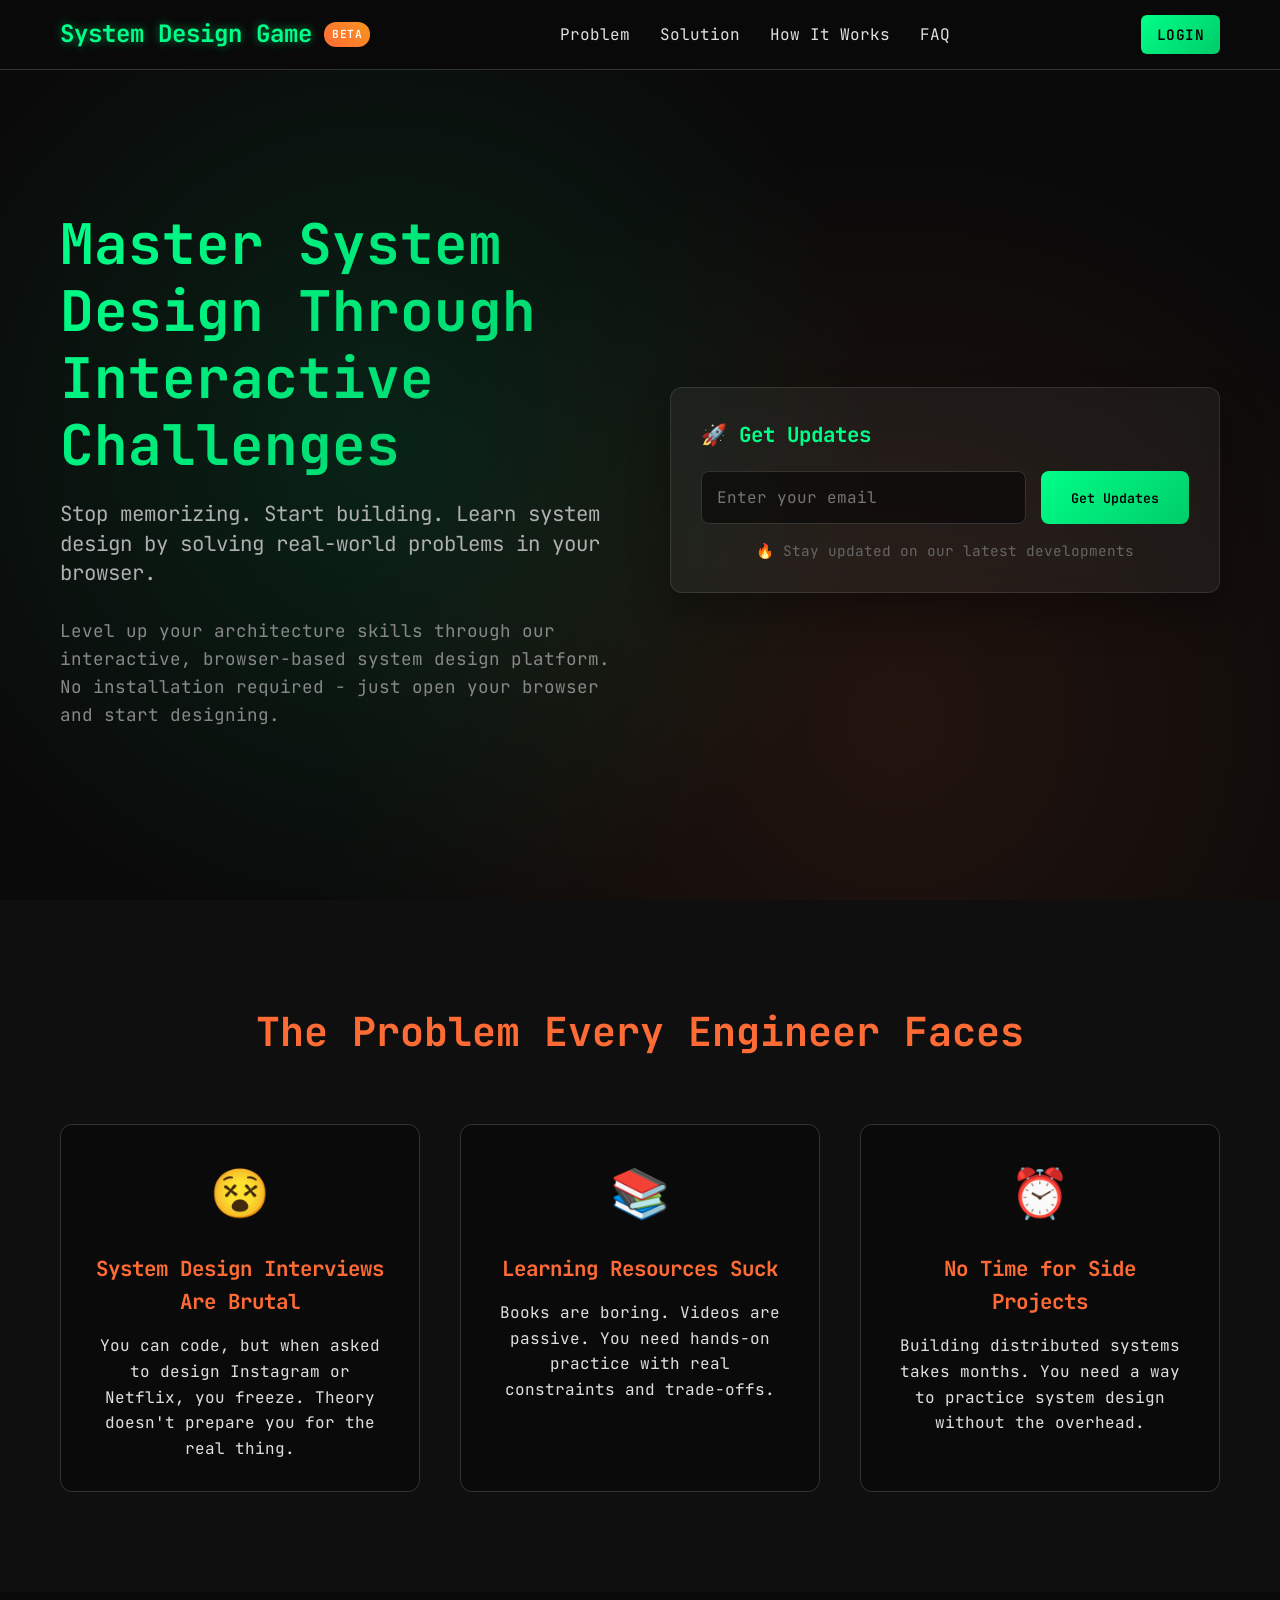
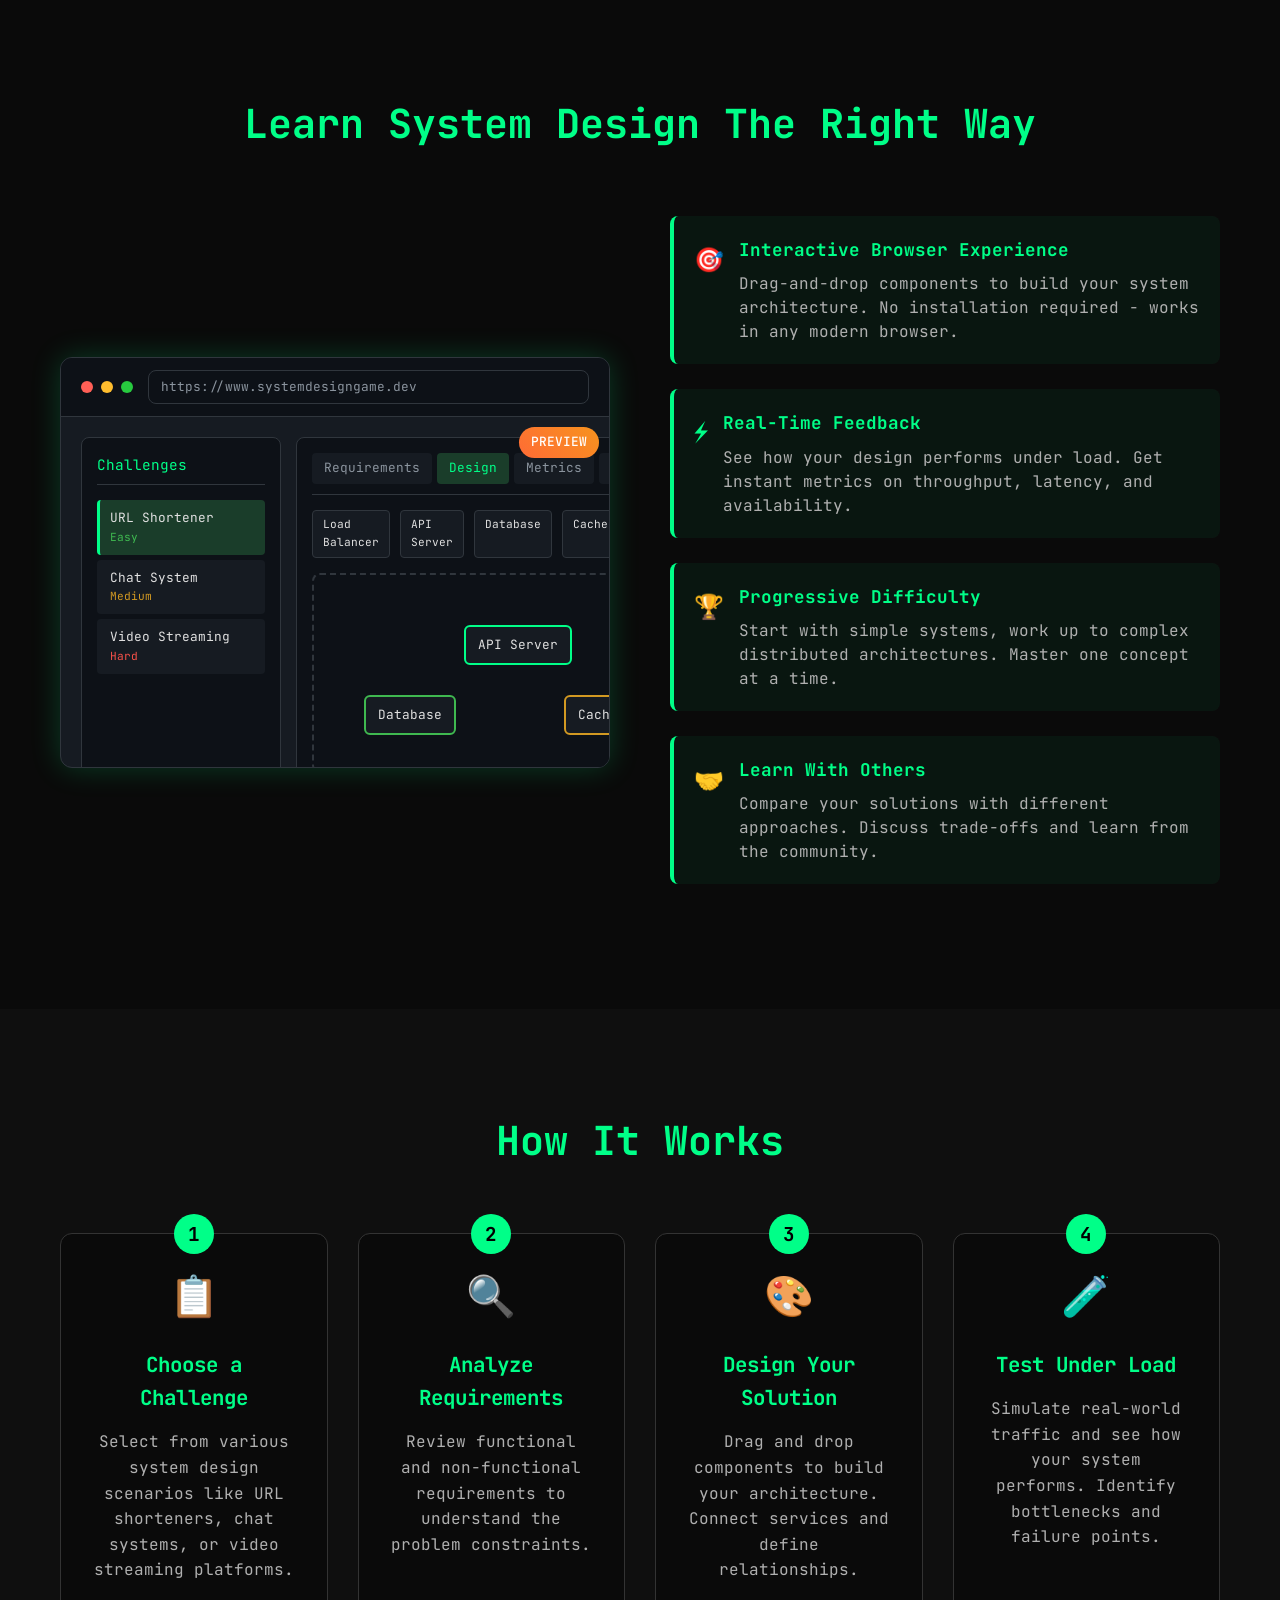
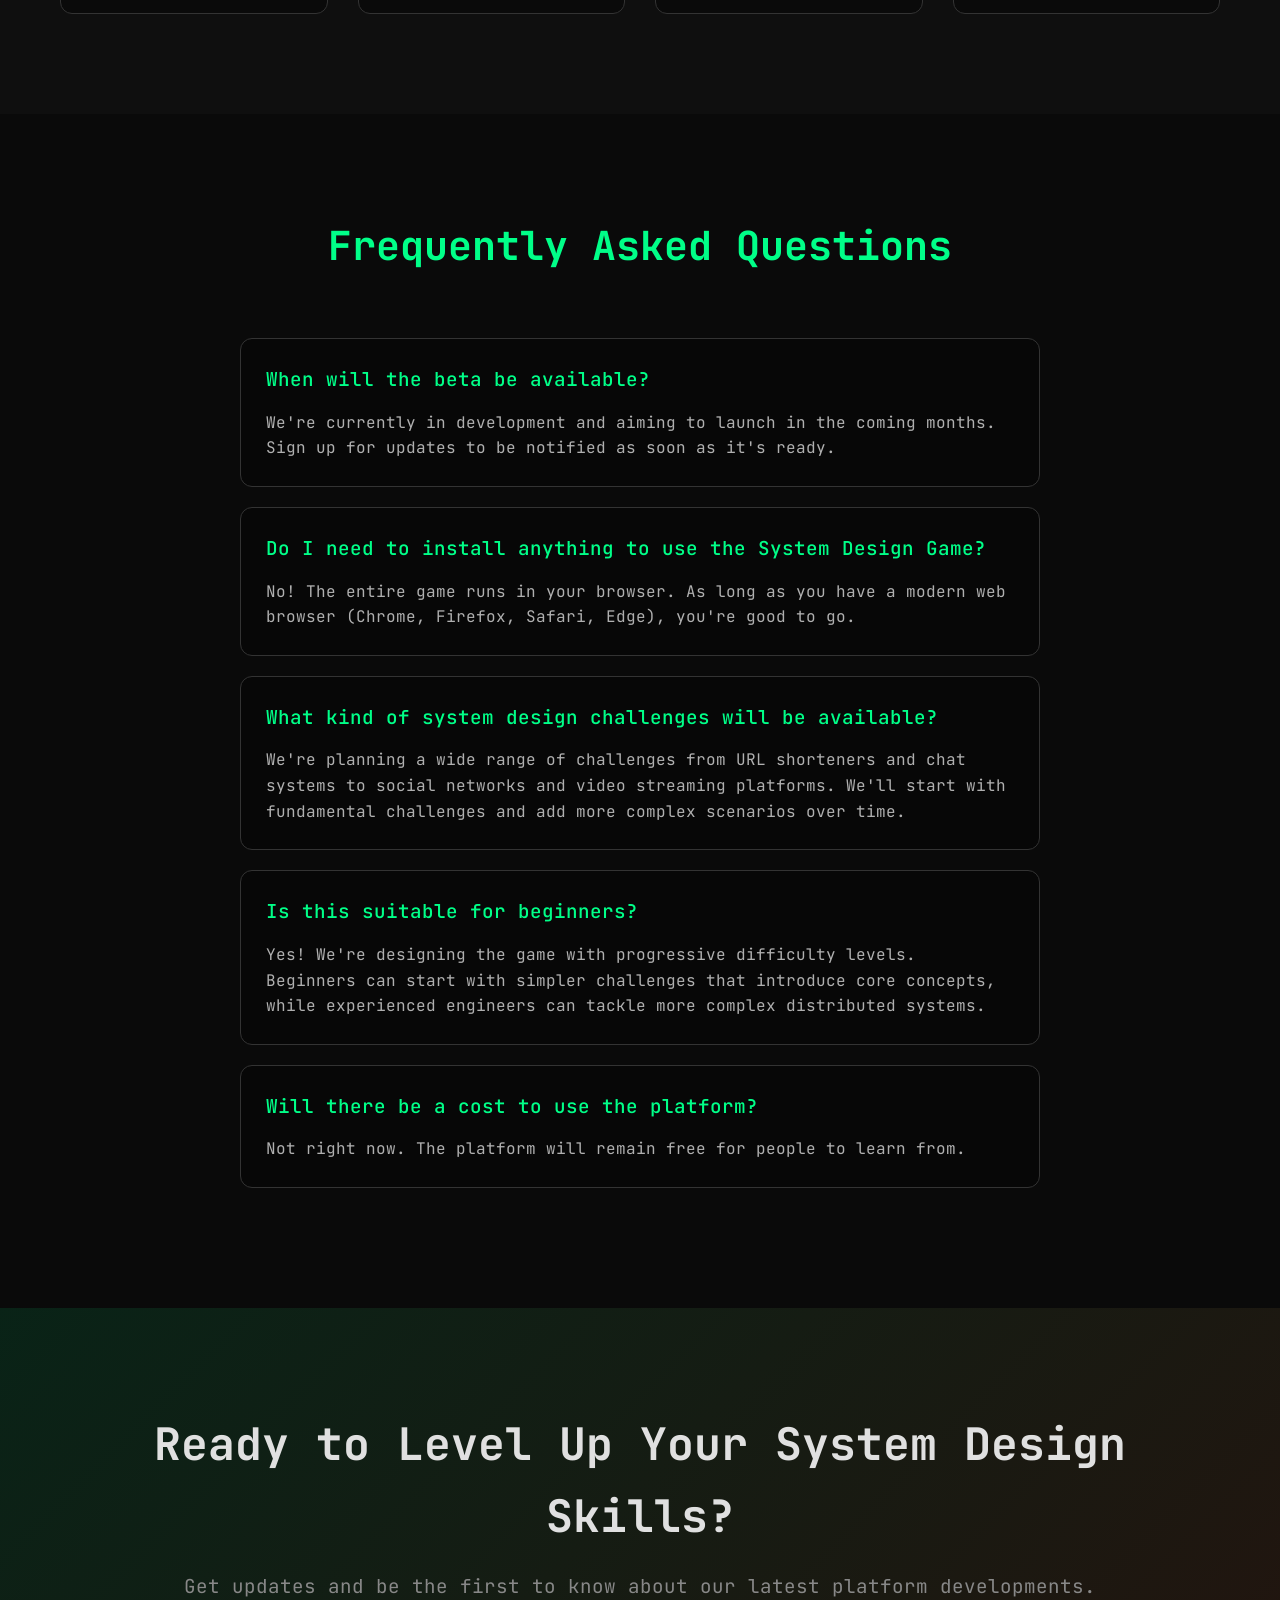
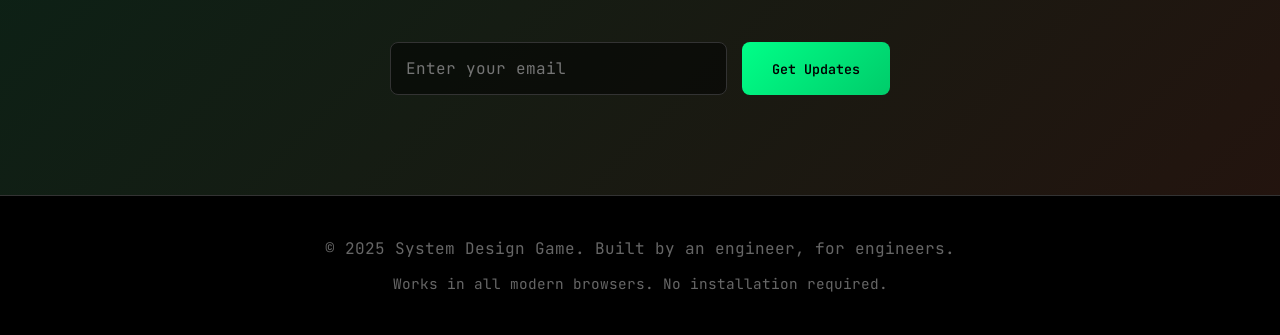
<file: static/index.html>
<!DOCTYPE html>
<html lang="en">
    <head>
        <meta charset="UTF-8">
        <meta name="viewport" content="width=device-width, initial-scale=1.0">
        <title>The System Design Game - Interactive Browser-Based Learning</title>
        <style>
        @import url('https://fonts.googleapis.com/css2?family=JetBrains+Mono:wght@300;400;500;700&display=swap');

        * {
            margin: 0;
            padding: 0;
            box-sizing: border-box;
        }

        body {
            font-family: 'JetBrains Mono', monospace;
            background: #0a0a0a;
            color: #e0e0e0;
            line-height: 1.6;
            overflow-x: hidden;
        }

        .container {
            max-width: 1200px;
            margin: 0 auto;
            padding: 0 20px;
        }

        /* Header */
        header {
            background: rgba(10, 10, 10, 0.95);
            backdrop-filter: blur(10px);
            border-bottom: 1px solid #333;
            position: fixed;
            width: 100%;
            top: 0;
            z-index: 1000;
            padding: 15px 0;
        }

        nav {
            display: flex;
            justify-content: space-between;
            align-items: center;
        }

        .logo-container {
            display: flex;
            align-items: center;
            gap: 12px;
        }

        .logo {
            font-size: 1.5rem;
            font-weight: 700;
            color: #00ff88;
            text-shadow: 0 0 10px rgba(0, 255, 136, 0.5);
        }

        .beta-pill {
            background: linear-gradient(45deg, #ff6b35, #f7931e);
            color: white;
            padding: 4px 8px;
            border-radius: 12px;
            font-size: 0.7rem;
            font-weight: 600;
            text-transform: uppercase;
            letter-spacing: 0.5px;
        }

        .nav-links {
            display: flex;
            gap: 30px;
            list-style: none;
        }

        .nav-links a {
            color: #e0e0e0;
            text-decoration: none;
            transition: color 0.3s ease;
        }

        .nav-links a:hover {
            color: #00ff88;
        }

        .header-actions {
            display: flex;
            align-items: center;
            gap: 20px;
        }

        .login-button {
            background: linear-gradient(135deg, #00ff88, #00cc6a);
            color: #000;
            padding: 8px 16px;
            border-radius: 6px;
            text-decoration: none;
            font-weight: 600;
            font-size: 0.9rem;
            transition: all 0.3s ease;
            text-transform: uppercase;
            letter-spacing: 0.5px;
        }

        .login-button:hover {
            transform: translateY(-2px);
            box-shadow: 0 8px 25px rgba(0, 255, 136, 0.3);
            color: #000;
        }

        .go-play-button {
            background: linear-gradient(135deg, #00ff88, #00cc6a);
            color: #000;
            padding: 8px 16px;
            border-radius: 6px;
            text-decoration: none;
            font-weight: 600;
            font-size: 0.9rem;
            transition: all 0.3s ease;
            text-transform: uppercase;
            letter-spacing: 0.5px;
        }

        .go-play-button:hover {
            transform: translateY(-2px);
            box-shadow: 0 8px 25px rgba(0, 255, 136, 0.3);
            color: #000;
        }

        .beta-badge {
            background: linear-gradient(45deg, #ff6b35, #f7931e);
            color: white;
            padding: 5px 12px;
            border-radius: 20px;
            font-size: 0.8rem;
            font-weight: 500;
        }

        /* Hero Section */
        .hero {
            min-height: 100vh;
            display: flex;
            align-items: center;
            background: radial-gradient(circle at 30% 50%, rgba(0, 255, 136, 0.1) 0%, transparent 50%),
                radial-gradient(circle at 70% 80%, rgba(255, 107, 53, 0.1) 0%, transparent 50%);
            position: relative;
            padding-top: 80px;
        }

        .hero-content {
            display: grid;
            grid-template-columns: 1fr 1fr;
            gap: 60px;
            align-items: center;
        }

        .hero-text h1 {
            font-size: 3.5rem;
            font-weight: 700;
            margin-bottom: 20px;
            background: linear-gradient(135deg, #00ff88, #00cc6a);
            -webkit-background-clip: text;
            -webkit-text-fill-color: transparent;
            background-clip: text;
            line-height: 1.2;
        }

        .hero-text .subtitle {
            font-size: 1.3rem;
            color: #b0b0b0;
            margin-bottom: 30px;
            line-height: 1.4;
        }

        .hero-text .description {
            font-size: 1.1rem;
            color: #888;
            margin-bottom: 40px;
            line-height: 1.6;
        }

        .cta-form {
            background: rgba(255, 255, 255, 0.05);
            backdrop-filter: blur(10px);
            border: 1px solid rgba(255, 255, 255, 0.1);
            border-radius: 12px;
            padding: 30px;
            box-shadow: 0 20px 40px rgba(0, 0, 0, 0.3);
        }

        .cta-form h3 {
            color: #00ff88;
            margin-bottom: 20px;
            font-size: 1.3rem;
        }

        .email-input {
            width: 100%;
            padding: 15px;
            background: rgba(0, 0, 0, 0.5);
            border: 1px solid #333;
            border-radius: 8px;
            color: #e0e0e0;
            font-family: inherit;
            font-size: 1rem;
            margin-bottom: 15px;
            transition: border-color 0.3s ease;
        }

        .email-input:focus {
            outline: none;
            border-color: #00ff88;
            box-shadow: 0 0 0 2px rgba(0, 255, 136, 0.2);
        }

        .cta-button {
            width: 100%;
            padding: 15px;
            background: linear-gradient(135deg, #00ff88, #00cc6a);
            color: #000;
            border: none;
            border-radius: 8px;
            font-family: inherit;
            font-size: 1.1rem;
            font-weight: 600;
            cursor: pointer;
            transition: all 0.3s ease;
            text-transform: uppercase;
            letter-spacing: 1px;
        }

        .cta-button:hover {
            transform: translateY(-2px);
            box-shadow: 0 10px 30px rgba(0, 255, 136, 0.3);
        }

        .beta-info {
            font-size: 0.9rem;
            color: #666;
            margin-top: 15px;
            text-align: center;
        }

        /* Browser Demo */
        .browser-demo {
            background: #161b22;
            border-radius: 12px;
            overflow: hidden;
            box-shadow: 0 0 30px rgba(0, 255, 136, 0.2);
            border: 1px solid #30363d;
        }

        .browser-header {
            background: #0d1117;
            padding: 12px 20px;
            display: flex;
            align-items: center;
            border-bottom: 1px solid #30363d;
        }

        .browser-dots {
            display: flex;
            gap: 8px;
            margin-right: 15px;
        }

        .browser-dot {
            width: 12px;
            height: 12px;
            border-radius: 50%;
        }

        .dot-red { background: #ff5f56; }
        .dot-yellow { background: #ffbd2e; }
        .dot-green { background: #27ca3f; }

        .browser-address {
            background: #0d1117;
            border: 1px solid #30363d;
            border-radius: 8px;
            padding: 6px 12px;
            color: #8b949e;
            font-size: 0.8rem;
            flex: 1;
        }

        .browser-content {
            padding: 20px;
            height: 350px;
            position: relative;
            overflow: hidden;
        }

        /* Game Interface */
        .game-interface {
            display: grid;
            grid-template-columns: 200px 1fr;
            gap: 15px;
            height: 100%;
        }

        .game-sidebar {
            background: #0d1117;
            border: 1px solid #30363d;
            border-radius: 8px;
            padding: 15px;
        }

        .sidebar-title {
            color: #00ff88;
            font-size: 0.9rem;
            margin-bottom: 15px;
            padding-bottom: 8px;
            border-bottom: 1px solid #30363d;
        }

        .challenge-list {
            list-style: none;
        }

        .challenge-item {
            padding: 8px 10px;
            margin: 5px 0;
            background: #161b22;
            border-radius: 4px;
            font-size: 0.8rem;
            cursor: pointer;
            border-left: 3px solid transparent;
        }

        .challenge-item.active {
            border-left-color: #00ff88;
            background: #1a3d2a;
        }

        .difficulty {
            font-size: 0.7rem;
            color: #8b949e;
        }

        .difficulty.easy { color: #3fb950; }
        .difficulty.medium { color: #d29922; }
        .difficulty.hard { color: #f85149; }

        .game-main {
            background: #0d1117;
            border: 1px solid #30363d;
            border-radius: 8px;
            padding: 15px;
            position: relative;
        }

        .game-tabs {
            display: flex;
            gap: 5px;
            margin-bottom: 15px;
            border-bottom: 1px solid #30363d;
            padding-bottom: 10px;
        }

        .game-tab {
            padding: 5px 12px;
            background: #161b22;
            border-radius: 4px;
            font-size: 0.8rem;
            color: #8b949e;
            cursor: pointer;
        }

        .game-tab.active {
            background: #1a3d2a;
            color: #00ff88;
        }

        .design-canvas {
            background: #0d1117;
            border: 2px dashed #30363d;
            border-radius: 8px;
            height: 200px;
            position: relative;
            display: flex;
            align-items: center;
            justify-content: center;
            margin-top: 15px;
        }

        .component {
            position: absolute;
            background: #161b22;
            border: 2px solid #00ff88;
            border-radius: 6px;
            padding: 8px 12px;
            font-size: 0.8rem;
            cursor: move;
        }

        .component.database {
            top: 120px;
            left: 50px;
            border-color: #3fb950;
        }

        .component.api {
            top: 50px;
            left: 150px;
            border-color: #00ff88;
        }

        .component.cache {
            top: 120px;
            left: 250px;
            border-color: #d29922;
        }

        .connection-line {
            position: absolute;
            height: 2px;
            background: #00ff88;
            transform-origin: 0 0;
            z-index: -1;
        }

        .line1 {
            width: 120px;
            top: 65px;
            left: 200px;
            transform: rotate(45deg);
        }

        .line2 {
            width: 120px;
            top: 65px;
            left: 200px;
            transform: rotate(-45deg);
        }

        .metrics-panel {
            display: grid;
            grid-template-columns: repeat(3, 1fr);
            gap: 10px;
            margin-top: 15px;
        }

        .metric-box {
            background: #161b22;
            border: 1px solid #30363d;
            border-radius: 6px;
            padding: 10px;
            text-align: center;
        }

        .metric-value {
            font-size: 1.2rem;
            font-weight: 700;
            color: #00ff88;
        }

        .metric-label {
            font-size: 0.7rem;
            color: #8b949e;
        }

        /* Problem Section */
        .problem {
            padding: 100px 0;
            background: rgba(255, 255, 255, 0.02);
        }

        .problem h2 {
            font-size: 2.5rem;
            text-align: center;
            margin-bottom: 60px;
            color: #ff6b35;
        }

        .problem-grid {
            display: grid;
            grid-template-columns: repeat(auto-fit, minmax(300px, 1fr));
            gap: 40px;
        }

        .problem-card {
            background: rgba(0, 0, 0, 0.3);
            border: 1px solid #333;
            border-radius: 12px;
            padding: 30px;
            text-align: center;
            transition: all 0.3s ease;
        }

        .problem-card:hover {
            border-color: #ff6b35;
            transform: translateY(-5px);
        }

        .problem-icon {
            font-size: 3rem;
            margin-bottom: 20px;
        }

        .problem-card h3 {
            color: #ff6b35;
            margin-bottom: 15px;
            font-size: 1.3rem;
        }

        /* Solution Section */
        .solution {
            padding: 100px 0;
        }

        .solution h2 {
            font-size: 2.5rem;
            text-align: center;
            margin-bottom: 60px;
            color: #00ff88;
        }

        .solution-content {
            display: grid;
            grid-template-columns: 1fr 1fr;
            gap: 60px;
            align-items: center;
        }

        .feature-list {
            list-style: none;
        }

        .feature-item {
            display: flex;
            align-items: flex-start;
            gap: 15px;
            margin-bottom: 25px;
            padding: 20px;
            background: rgba(0, 255, 136, 0.05);
            border-radius: 8px;
            border-left: 4px solid #00ff88;
        }

        .feature-icon {
            font-size: 1.5rem;
            color: #00ff88;
            margin-top: 5px;
        }

        .feature-text h4 {
            color: #00ff88;
            margin-bottom: 8px;
            font-size: 1.1rem;
        }

        .feature-text p {
            color: #b0b0b0;
            line-height: 1.5;
        }

        /* How It Works */
        .how-it-works {
            padding: 100px 0;
            background: rgba(255, 255, 255, 0.02);
        }

        .how-it-works h2 {
            font-size: 2.5rem;
            text-align: center;
            margin-bottom: 60px;
            color: #00ff88;
        }

        .steps {
            display: grid;
            grid-template-columns: repeat(auto-fit, minmax(250px, 1fr));
            gap: 30px;
        }

        .step {
            background: rgba(0, 0, 0, 0.3);
            border: 1px solid #333;
            border-radius: 12px;
            padding: 30px;
            text-align: center;
            position: relative;
        }

        .step-number {
            position: absolute;
            top: -20px;
            left: 50%;
            transform: translateX(-50%);
            background: #00ff88;
            color: #000;
            width: 40px;
            height: 40px;
            border-radius: 50%;
            display: flex;
            align-items: center;
            justify-content: center;
            font-weight: 700;
            font-size: 1.2rem;
        }

        .step-icon {
            font-size: 2.5rem;
            margin-bottom: 20px;
            color: #00ff88;
        }

        .step h3 {
            color: #00ff88;
            margin-bottom: 15px;
            font-size: 1.3rem;
        }

        .step p {
            color: #b0b0b0;
        }

        /* FAQ Section */
        .faq {
            padding: 100px 0;
        }

        .faq h2 {
            font-size: 2.5rem;
            text-align: center;
            margin-bottom: 60px;
            color: #00ff88;
        }

        .faq-list {
            max-width: 800px;
            margin: 0 auto;
        }

        .faq-item {
            background: rgba(0, 0, 0, 0.3);
            border: 1px solid #333;
            border-radius: 12px;
            padding: 25px;
            margin-bottom: 20px;
        }

        .faq-question {
            font-size: 1.2rem;
            color: #00ff88;
            margin-bottom: 15px;
            font-weight: 500;
        }

        .faq-answer {
            color: #b0b0b0;
            line-height: 1.6;
        }

        /* Final CTA */
        .final-cta {
            padding: 100px 0;
            text-align: center;
            background: linear-gradient(135deg, rgba(0, 255, 136, 0.1), rgba(255, 107, 53, 0.1));
        }

        .final-cta h2 {
            font-size: 2.8rem;
            margin-bottom: 20px;
            color: #e0e0e0;
        }

        .final-cta p {
            font-size: 1.2rem;
            color: #888;
            margin-bottom: 40px;
        }

        .final-cta-form {
            max-width: 500px;
            margin: 0 auto;
            display: flex;
            gap: 15px;
        }

        .final-cta-form input {
            flex: 1;
            padding: 15px;
            background: rgba(0, 0, 0, 0.5);
            border: 1px solid #333;
            border-radius: 8px;
            color: #e0e0e0;
            font-family: inherit;
            font-size: 1rem;
        }

        .final-cta-form button {
            padding: 15px 30px;
            background: linear-gradient(135deg, #00ff88, #00cc6a);
            color: #000;
            border: none;
            border-radius: 8px;
            font-family: inherit;
            font-weight: 600;
            cursor: pointer;
            white-space: nowrap;
        }

        /* Footer */
        footer {
            background: #000;
            padding: 40px 0;
            text-align: center;
            border-top: 1px solid #333;
        }

        .footer-content {
            color: #666;
        }

        /* Responsive */
        @media (max-width: 768px) {
            .hero-content {
                grid-template-columns: 1fr;
                gap: 40px;
            }

            .hero-text h1 {
                font-size: 2.5rem;
            }

            .solution-content {
                grid-template-columns: 1fr;
                gap: 40px;
            }

            .final-cta-form {
                flex-direction: column;
            }

            .nav-links {
                display: none;
            }

            .header-actions {
                gap: 10px;
            }

            .login-button {
                padding: 6px 12px;
                font-size: 0.8rem;
            }
        }

        .success-message {
            background: rgba(0, 255, 136, 0.1);
            border: 1px solid #00ff88;
            border-radius: 8px;
            padding: 15px;
            margin-top: 15px;
            color: #00ff88;
            text-align: center;
            display: none;
        }

        /* Browser UI Elements */
        .component-palette {
            display: flex;
            gap: 10px;
            margin-bottom: 15px;
        }

        .palette-item {
            background: #161b22;
            border: 1px solid #30363d;
            border-radius: 4px;
            padding: 5px 10px;
            font-size: 0.7rem;
            cursor: grab;
        }

        .palette-item:hover {
            border-color: #00ff88;
        }

        .game-controls {
            position: absolute;
            bottom: 15px;
            right: 15px;
            display: flex;
            gap: 10px;
        }

        .game-button {
            background: #161b22;
            border: 1px solid #30363d;
            border-radius: 4px;
            padding: 5px 10px;
            font-size: 0.7rem;
            color: #e0e0e0;
            cursor: pointer;
        }

        .game-button.primary {
            background: #1a3d2a;
            border-color: #00ff88;
            color: #00ff88;
        }

        /* Coming Soon Badge */
        .coming-soon {
            position: absolute;
            top: 10px;
            right: 10px;
            background: linear-gradient(45deg, #ff6b35, #f7931e);
            color: white;
            padding: 5px 12px;
            border-radius: 20px;
            font-size: 0.8rem;
            font-weight: 500;
            z-index: 10;
        }

        @media (max-width: 400px) {
            .hero {
                padding-top: 120px;
            } 
        }
        </style>
    </head>
    <body>
        <header>
            <nav class="container">
                <div class="logo-container">
                    <div class="logo">System Design Game</div>
                    <div class="beta-pill">BETA</div>
                </div>
                <ul class="nav-links">
                    <li><a href="#problem">Problem</a></li>
                    <li><a href="#solution">Solution</a></li>
                    <li><a href="#how">How It Works</a></li>
                    <li><a href="#faq">FAQ</a></li>
                </ul>
                <div class="header-actions">
                    <!-- Logged out state -->
                    <a href="/login" class="login-button" id="login-button">Login</a>
                    
                    <!-- Logged in state -->
                    <a href="/play/chat-app" class="go-play-button" id="go-play-button" style="display: none;">Go Play</a>
                </div>
            </nav>
        </header>

        <section class="hero">
            <div class="container">
                <div class="hero-content">
                    <div class="hero-text">
                        <h1>Master System Design Through Interactive Challenges</h1>
                        <p class="subtitle">Stop memorizing. Start building. Learn system design by solving real-world problems in your browser.</p>
                        <p class="description">Level up your architecture skills through our interactive, browser-based system design platform. No installation required - just open your browser and start designing.</p>
                    </div>

                    <div class="cta-form">
                        <h3>🚀 Get Updates</h3>
                        <form class="final-cta-form" id="finalBetaForm" action="https://gmail.us7.list-manage.com/subscribe/post?u=913ad95101d97bff0b1873301&amp;id=77dabc87db&amp;f_id=0070c9e4f0" method="post" target="_blank" novalidate>
                            <input type="email" name="EMAIL" id="mce-EMAIL" placeholder="Enter your email" required>
                            <div style="position: absolute; left: -5000px;" aria-hidden="true">
                                <input type="text" name="b_913ad95101d97bff0b1873301_77dabc87db" tabindex="-1" value="">
                            </div>
                            <button type="submit">Get Updates</button>
                        </form>
                        <div class="success-message" id="successMessage">
                            ✅ You're in! We'll keep you updated on our progress.
                        </div>
                        <p class="beta-info">🔥 Stay updated on our latest developments</p>
                    </div>
                </div>
            </div>
        </section>

        <section class="problem" id="problem">
            <div class="container">
                <h2>The Problem Every Engineer Faces</h2>
                <div class="problem-grid">
                    <div class="problem-card">
                        <div class="problem-icon">😵</div>
                        <h3>System Design Interviews Are Brutal</h3>
                        <p>You can code, but when asked to design Instagram or Netflix, you freeze. Theory doesn't prepare you for the real thing.</p>
                    </div>
                    <div class="problem-card">
                        <div class="problem-icon">📚</div>
                        <h3>Learning Resources Suck</h3>
                        <p>Books are boring. Videos are passive. You need hands-on practice with real constraints and trade-offs.</p>
                    </div>
                    <div class="problem-card">
                        <div class="problem-icon">⏰</div>
                        <h3>No Time for Side Projects</h3>
                        <p>Building distributed systems takes months. You need a way to practice system design without the overhead.</p>
                    </div>
                </div>
            </div>
        </section>

        <section class="solution" id="solution">
            <div class="container">
                <h2>Learn System Design The Right Way</h2>
                <div class="solution-content">
                    <div class="browser-demo">
                        <div class="browser-header">
                            <div class="browser-dots">
                                <div class="browser-dot dot-red"></div>
                                <div class="browser-dot dot-yellow"></div>
                                <div class="browser-dot dot-green"></div>
                            </div>
                            <div class="browser-address">https://www.systemdesigngame.dev</div>
                        </div>
                        <div class="browser-content">
                            <div class="coming-soon">PREVIEW</div>
                            <div class="game-interface">
                                <div class="game-sidebar">
                                    <div class="sidebar-title">Challenges</div>
                                    <ul class="challenge-list">
                                        <li class="challenge-item active">
                                            <div>URL Shortener</div>
                                            <div class="difficulty easy">Easy</div>
                                        </li>
                                        <li class="challenge-item">
                                            <div>Chat System</div>
                                            <div class="difficulty medium">Medium</div>
                                        </li>
                                        <li class="challenge-item">
                                            <div>Video Streaming</div>
                                            <div class="difficulty hard">Hard</div>
                                        </li>
                                    </ul>
                                </div>
                                <div class="game-main">
                                    <div class="game-tabs">
                                        <div class="game-tab">Requirements</div>
                                        <div class="game-tab active">Design</div>
                                        <div class="game-tab">Metrics</div>
                                        <div class="game-tab">Code</div>
                                    </div>

                                    <div class="component-palette">
                                        <div class="palette-item">Load Balancer</div>
                                        <div class="palette-item">API Server</div>
                                        <div class="palette-item">Database</div>
                                        <div class="palette-item">Cache</div>
                                        <div class="palette-item">CDN</div>
                                    </div>

                                    <div class="design-canvas">
                                        <div class="component api">API Server</div>
                                        <div class="component database">Database</div>
                                        <div class="component cache">Cache</div>
                                        <div class="connection-line line1"></div>
                                        <div class="connection-line line2"></div>
                                    </div>

                                    <div class="metrics-panel">
                                        <div class="metric-box">
                                            <div class="metric-value">1,250</div>
                                            <div class="metric-label">Requests/sec</div>
                                        </div>
                                        <div class="metric-box">
                                            <div class="metric-value">45ms</div>
                                            <div class="metric-label">Latency</div>
                                        </div>
                                        <div class="metric-box">
                                            <div class="metric-value">99.2%</div>
                                            <div class="metric-label">Availability</div>
                                        </div>
                                    </div>

                                    <div class="game-controls">
                                        <div class="game-button">Reset</div>
                                        <div class="game-button">Test Load</div>
                                        <div class="game-button primary">Submit</div>
                                    </div>
                                </div>
                            </div>
                        </div>
                    </div>

                    <ul class="feature-list">
                        <li class="feature-item">
                            <div class="feature-icon">🎯</div>
                            <div class="feature-text">
                                <h4>Interactive Browser Experience</h4>
                                <p>Drag-and-drop components to build your system architecture. No installation required - works in any modern browser.</p>
                            </div>
                        </li>
                        <li class="feature-item">
                            <div class="feature-icon">⚡</div>
                            <div class="feature-text">
                                <h4>Real-Time Feedback</h4>
                                <p>See how your design performs under load. Get instant metrics on throughput, latency, and availability.</p>
                            </div>
                        </li>
                        <li class="feature-item">
                            <div class="feature-icon">🏆</div>
                            <div class="feature-text">
                                <h4>Progressive Difficulty</h4>
                                <p>Start with simple systems, work up to complex distributed architectures. Master one concept at a time.</p>
                            </div>
                        </li>
                        <li class="feature-item">
                            <div class="feature-icon">🤝</div>
                            <div class="feature-text">
                                <h4>Learn With Others</h4>
                                <p>Compare your solutions with different approaches. Discuss trade-offs and learn from the community.</p>
                            </div>
                        </li>
                    </ul>
                </div>
            </div>
        </section>

        <section class="how-it-works" id="how">
            <div class="container">
                <h2>How It Works</h2>
                <div class="steps">
                    <div class="step">
                        <div class="step-number">1</div>
                        <div class="step-icon">📋</div>
                        <h3>Choose a Challenge</h3>
                        <p>Select from various system design scenarios like URL shorteners, chat systems, or video streaming platforms.</p>
                    </div>
                    <div class="step">
                        <div class="step-number">2</div>
                        <div class="step-icon">🔍</div>
                        <h3>Analyze Requirements</h3>
                        <p>Review functional and non-functional requirements to understand the problem constraints.</p>
                    </div>
                    <div class="step">
                        <div class="step-number">3</div>
                        <div class="step-icon">🎨</div>
                        <h3>Design Your Solution</h3>
                        <p>Drag and drop components to build your architecture. Connect services and define relationships.</p>
                    </div>
                    <div class="step">
                        <div class="step-number">4</div>
                        <div class="step-icon">🧪</div>
                        <h3>Test Under Load</h3>
                        <p>Simulate real-world traffic and see how your system performs. Identify bottlenecks and failure points.</p>
                    </div>
                </div>
            </div>
        </section>

        <section class="faq" id="faq">
            <div class="container">
                <h2>Frequently Asked Questions</h2>
                <div class="faq-list">
                    <div class="faq-item">
                        <div class="faq-question">When will the beta be available?</div>
                        <div class="faq-answer">We're currently in development and aiming to launch in the coming months. Sign up for updates to be notified as soon as it's ready.</div>
                    </div>
                    <div class="faq-item">
                        <div class="faq-question">Do I need to install anything to use the System Design Game?</div>
                        <div class="faq-answer">No! The entire game runs in your browser. As long as you have a modern web browser (Chrome, Firefox, Safari, Edge), you're good to go.</div>
                    </div>
                    <div class="faq-item">
                        <div class="faq-question">What kind of system design challenges will be available?</div>
                        <div class="faq-answer">We're planning a wide range of challenges from URL shorteners and chat systems to social networks and video streaming platforms. We'll start with fundamental challenges and add more complex scenarios over time.</div>
                    </div>
                    <div class="faq-item">
                        <div class="faq-question">Is this suitable for beginners?</div>
                        <div class="faq-answer">Yes! We're designing the game with progressive difficulty levels. Beginners can start with simpler challenges that introduce core concepts, while experienced engineers can tackle more complex distributed systems.</div>
                    </div>
                    <div class="faq-item">
                        <div class="faq-question">Will there be a cost to use the platform?</div>
                        <div class="faq-answer">Not right now. The platform will remain free for people to learn from.</div>
                    </div>
                </div>
            </div>
        </section>

        <section class="final-cta">
            <div class="container">
                <h2>Ready to Level Up Your System Design Skills?</h2>
                <p>Get updates and be the first to know about our latest platform developments.</p>
                <form class="final-cta-form" id="finalBetaForm" action="https://gmail.us7.list-manage.com/subscribe/post?u=913ad95101d97bff0b1873301&amp;id=77dabc87db&amp;f_id=0070c9e4f0" method="post" target="_blank" novalidate>
                    <input type="email" name="EMAIL" id="mce-EMAIL" placeholder="Enter your email" required>
                    <div style="position: absolute; left: -5000px;" aria-hidden="true">
                        <input type="text" name="b_913ad95101d97bff0b1873301_77dabc87db" tabindex="-1" value="">
                    </div>
                    <button type="submit">Get Updates</button>
                </form>
            </div>
        </section>

        <footer>
            <div class="container">
                <div class="footer-content">
                    <p>&copy; 2025 System Design Game. Built by an engineer, for engineers.</p>
                    <p style="margin-top: 10px; font-size: 0.9rem;">Works in all modern browsers. No installation required.</p>
                </div>
            </div>
        </footer>

        <script>
        // Smooth scrolling
        document.querySelectorAll('a[href^="#"]').forEach(anchor => {
            anchor.addEventListener('click', function (e) {
                e.preventDefault();
                const target = document.querySelector(this.getAttribute('href'));
                if (target) {
                    target.scrollIntoView({
                        behavior: 'smooth',
                        block: 'start'
                    });
                }
            });
        });

        // Check authentication state and toggle buttons
        function checkAuthState() {
            // Check if user is logged in (you can modify this logic based on your auth implementation)
            const isLoggedIn = localStorage.getItem('isLoggedIn') === 'true' || 
                              document.cookie.includes('session=') ||
                              window.location.search.includes('logged_in=true');
            
            const loginButton = document.getElementById('login-button');
            const goPlayButton = document.getElementById('go-play-button');
            
            if (isLoggedIn) {
                loginButton.style.display = 'none';
                goPlayButton.style.display = 'inline-block';
            } else {
                loginButton.style.display = 'inline-block';
                goPlayButton.style.display = 'none';
            }
        }

        // Check auth state on page load
        document.addEventListener('DOMContentLoaded', checkAuthState);
        </script>
    </body>
</html>
</file>
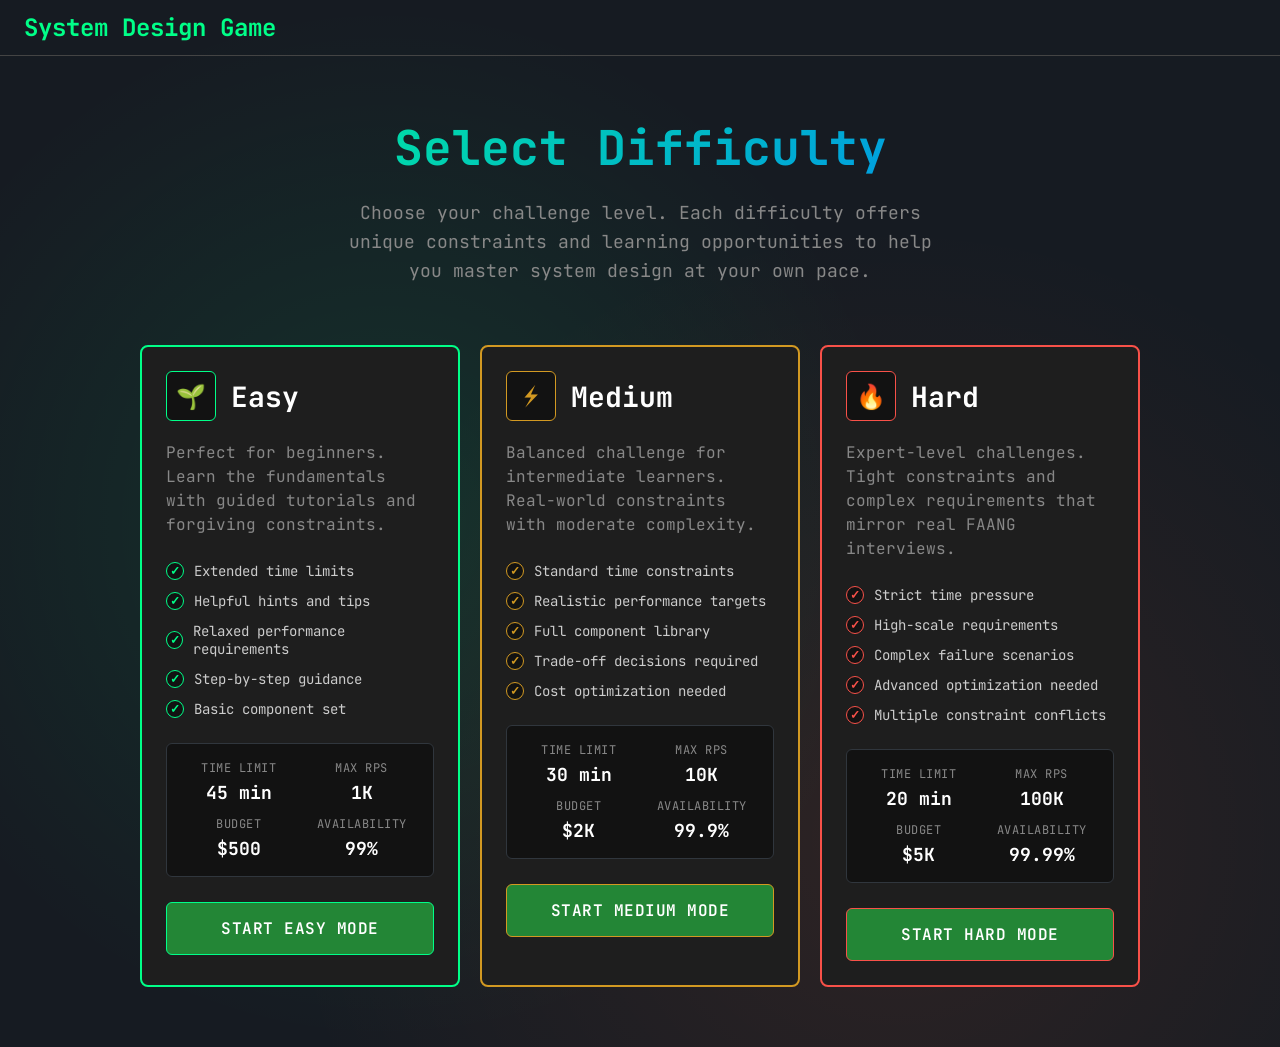
<file: static/difficulty-select.html>
<!DOCTYPE html>
<html lang="en">
<head>
    <meta charset="UTF-8">
    <meta name="viewport" content="width=device-width, initial-scale=1.0">
    <title>System Design Game - Select Difficulty</title>
    <style>
        @import url('https://fonts.googleapis.com/css2?family=JetBrains+Mono:wght@300;400;500;700&display=swap');

        /* === CSS VARIABLES === */
        :root {
            /* Colors */
            --color-bg-body: #161b22;
            --color-bg-dark: #121212;
            --color-bg-sidebar: #111;
            --color-bg-component: #1e1e1e;
            --color-bg-hover: #2a2a2a;
            --color-bg-accent: #005f87;
            --color-bg-tab-active: #1a3d2a;
            --color-border: #444;
            --color-border-accent: #00ff88;
            --color-border-panel: #30363d;
            --color-text-primary: #ccc;
            --color-text-muted: #888;
            --color-text-accent: #00ff88;
            --color-text-white: #fff;
            --color-text-dark: #333;
            --color-button: #238636;
            --color-button-disabled: #555;
            --color-connection: #333;
            --color-connection-selected: #007bff;
            --color-tooltip-bg: #333;
            --color-tooltip-text: #fff;

            /* Sizes */
            --radius-small: 4px;
            --radius-medium: 6px;
            --radius-large: 8px;
            --font-family-mono: 'JetBrains Mono', monospace;
            --font-family-code: 'Fira Code', monospace;
            --component-padding: 8px;
            --component-gap: 12px;

            /* Difficulty-specific colors using existing palette */
            --color-easy: var(--color-text-accent);
            --color-medium: #d29922;
            --color-hard: #f85149;
        }

        /* === RESET === */
        * {
            box-sizing: border-box;
        }

        body {
            margin: 0;
            font-family: var(--font-family-mono);
            background-color: var(--color-bg-body);
            color: var(--color-text-primary);
            min-height: 100vh;
            background: 
                radial-gradient(circle at 30% 50%, rgba(0, 255, 136, 0.1), transparent 50%),
                radial-gradient(circle at 70% 80%, rgba(255, 107, 53, 0.1), transparent 50%),
                var(--color-bg-body);
        }

        /* === HEADER === */
        .header {
            width: 100%;
            background: transparent;
            padding: 12px 24px;
            border-bottom: 1px solid var(--color-border);
            display: flex;
            align-items: center;
            justify-content: space-between;
        }

        .header-text {
            font-size: 24px;
            margin: 0;
            color: var(--color-text-accent);
            font-weight: bold;
        }

        .back-button {
            display: inline-flex;
            align-items: center;
            gap: 8px;
            padding: 8px 14px;
            background: transparent;
            color: var(--color-text-primary);
            text-decoration: none;
            border: 1px solid var(--color-border);
            border-radius: var(--radius-medium);
            font-weight: 500;
            font-family: var(--font-family-mono);
            font-size: 12px;
            transition: all 0.2s ease;
        }

        .back-button:hover {
            background-color: var(--color-bg-hover);
            border-color: var(--color-border-accent);
        }

        /* === MAIN CONTENT === */
        .main-container {
            max-width: 1200px;
            margin: 0 auto;
            padding: 60px 24px;
        }

        .title-section {
            text-align: center;
            margin-bottom: 60px;
        }

        .main-title {
            font-size: 48px;
            font-weight: 700;
            margin: 0 0 20px 0;
            background: linear-gradient(135deg, var(--color-text-accent), var(--color-connection-selected));
            -webkit-background-clip: text;
            -webkit-text-fill-color: transparent;
            background-clip: text;
        }

        .subtitle {
            font-size: 18px;
            color: var(--color-text-muted);
            max-width: 600px;
            margin: 0 auto;
            line-height: 1.6;
        }

        /* === DIFFICULTY CARDS === */
        .difficulty-grid {
            display: grid;
            grid-template-columns: repeat(3, 1fr);
            gap: 20px;
            max-width: 1000px;
            margin: 0 auto;
        }

        .difficulty-card {
            background: var(--color-bg-component);
            border: 2px solid var(--color-border);
            border-radius: var(--radius-large);
            padding: 24px;
            cursor: pointer;
            transition: all 0.3s ease;
            position: relative;
            overflow: hidden;
        }

        .difficulty-card::before {
            content: '';
            position: absolute;
            top: 0;
            left: 0;
            right: 0;
            bottom: 0;
            background: linear-gradient(135deg, transparent, rgba(255, 255, 255, 0.05));
            opacity: 0;
            transition: opacity 0.3s ease;
        }

        .difficulty-card:hover {
            transform: translateY(-5px);
            box-shadow: 0 10px 30px rgba(0, 0, 0, 0.3);
            background-color: var(--color-bg-hover);
        }

        .difficulty-card:hover::before {
            opacity: 1;
        }

        .difficulty-card.easy {
            border-color: var(--color-easy);
        }

        .difficulty-card.easy:hover {
            border-color: var(--color-easy);
            box-shadow: 0 10px 30px rgba(0, 255, 136, 0.3);
        }

        .difficulty-card.medium {
            border-color: var(--color-medium);
        }

        .difficulty-card.medium:hover {
            border-color: var(--color-medium);
            box-shadow: 0 10px 30px rgba(210, 153, 34, 0.3);
        }

        .difficulty-card.hard {
            border-color: var(--color-hard);
        }

        .difficulty-card.hard:hover {
            border-color: var(--color-hard);
            box-shadow: 0 10px 30px rgba(248, 81, 73, 0.3);
        }

        .difficulty-header {
            display: flex;
            align-items: center;
            gap: 15px;
            margin-bottom: 20px;
        }

        .difficulty-icon {
            width: 50px;
            height: 50px;
            border-radius: var(--radius-medium);
            display: flex;
            align-items: center;
            justify-content: center;
            font-size: 24px;
            font-weight: bold;
            background: var(--color-bg-dark);
            border: 1px solid var(--color-border-panel);
        }

        .difficulty-card.easy .difficulty-icon {
            color: var(--color-easy);
            border-color: var(--color-easy);
        }

        .difficulty-card.medium .difficulty-icon {
            color: var(--color-medium);
            border-color: var(--color-medium);
        }

        .difficulty-card.hard .difficulty-icon {
            color: var(--color-hard);
            border-color: var(--color-hard);
        }

        .difficulty-title {
            font-size: 28px;
            font-weight: 700;
            margin: 0;
            color: var(--color-text-white);
        }

        .difficulty-description {
            font-size: 16px;
            color: var(--color-text-muted);
            margin-bottom: 25px;
            line-height: 1.5;
        }

        .difficulty-features {
            list-style: none;
            padding: 0;
            margin: 0 0 25px 0;
        }

        .difficulty-features li {
            display: flex;
            align-items: center;
            gap: 10px;
            margin-bottom: 12px;
            font-size: 14px;
            color: var(--color-text-primary);
        }

        .difficulty-features li::before {
            content: '✓';
            font-weight: bold;
            width: 16px;
            height: 16px;
            display: flex;
            align-items: center;
            justify-content: center;
            border-radius: 50%;
            font-size: 12px;
            background: var(--color-bg-dark);
            border: 1px solid var(--color-border);
        }

        .difficulty-card.easy .difficulty-features li::before {
            color: var(--color-easy);
            border-color: var(--color-easy);
        }

        .difficulty-card.medium .difficulty-features li::before {
            color: var(--color-medium);
            border-color: var(--color-medium);
        }

        .difficulty-card.hard .difficulty-features li::before {
            color: var(--color-hard);
            border-color: var(--color-hard);
        }

        .difficulty-stats {
            background: var(--color-bg-dark);
            border: 1px solid var(--color-border-panel);
            border-radius: var(--radius-medium);
            padding: 16px;
            margin-bottom: 25px;
        }

        .stats-grid {
            display: grid;
            grid-template-columns: 1fr 1fr;
            gap: 12px;
        }

        .stat-item {
            text-align: center;
        }

        .stat-label {
            font-size: 12px;
            color: var(--color-text-muted);
            margin-bottom: 5px;
            text-transform: uppercase;
            letter-spacing: 0.5px;
        }

        .stat-value {
            font-size: 18px;
            font-weight: 700;
            color: var(--color-text-white);
        }

        .select-button {
            width: 100%;
            padding: 15px;
            border: none;
            border-radius: var(--radius-medium);
            font-size: 16px;
            font-weight: 600;
            font-family: var(--font-family-mono);
            cursor: pointer;
            transition: all 0.3s ease;
            text-transform: uppercase;
            letter-spacing: 0.5px;
            background: var(--color-button);
            color: var(--color-text-white);
        }

        .select-button:hover {
            background: var(--color-bg-accent);
            transform: translateY(-2px);
        }

        .select-button:disabled {
            background: var(--color-button-disabled);
            cursor: not-allowed;
            transform: none;
        }

        .difficulty-card.easy .select-button {
            border: 1px solid var(--color-easy);
        }

        .difficulty-card.easy .select-button:hover {
            border-color: var(--color-easy);
            box-shadow: 0 0 10px rgba(0, 255, 136, 0.3);
        }

        .difficulty-card.medium .select-button {
            border: 1px solid var(--color-medium);
        }

        .difficulty-card.medium .select-button:hover {
            border-color: var(--color-medium);
            box-shadow: 0 0 10px rgba(210, 153, 34, 0.3);
        }

        .difficulty-card.hard .select-button {
            border: 1px solid var(--color-hard);
        }

        .difficulty-card.hard .select-button:hover {
            border-color: var(--color-hard);
            box-shadow: 0 0 10px rgba(248, 81, 73, 0.3);
        }

        /* === RESPONSIVE === */
        @media (max-width: 1024px) {
            .difficulty-grid {
                grid-template-columns: 1fr;
                gap: 20px;
            }
        }

        @media (max-width: 768px) {
            .main-title {
                font-size: 36px;
            }

            .difficulty-card {
                padding: 20px;
            }

            .main-container {
                padding: 40px 16px;
            }
        }

        /* === ANIMATIONS === */
        @keyframes fadeInUp {
            from {
                opacity: 0;
                transform: translateY(30px);
            }
            to {
                opacity: 1;
                transform: translateY(0);
            }
        }

        .difficulty-card {
            animation: fadeInUp 0.6s ease forwards;
        }

        .difficulty-card:nth-child(1) {
            animation-delay: 0.1s;
        }

        .difficulty-card:nth-child(2) {
            animation-delay: 0.2s;
        }

        .difficulty-card:nth-child(3) {
            animation-delay: 0.3s;
        }
    </style>
</head>
<body>
    <div class="header">
        <h1 class="header-text">System Design Game</h1>
    </div>

    <div class="main-container">
        <div class="title-section">
            <h1 class="main-title">Select Difficulty</h1>
            <p class="subtitle">
                Choose your challenge level. Each difficulty offers unique constraints and learning opportunities 
                to help you master system design at your own pace.
            </p>
        </div>

        <div class="difficulty-grid">
            <!-- Easy Difficulty -->
            <div class="difficulty-card easy" onclick="selectDifficulty('easy')">
                <div class="difficulty-header">
                    <div class="difficulty-icon">🌱</div>
                    <h2 class="difficulty-title">Easy</h2>
                </div>
                
                <p class="difficulty-description">
                    Perfect for beginners. Learn the fundamentals with guided tutorials and forgiving constraints.
                </p>

                <ul class="difficulty-features">
                    <li>Extended time limits</li>
                    <li>Helpful hints and tips</li>
                    <li>Relaxed performance requirements</li>
                    <li>Step-by-step guidance</li>
                    <li>Basic component set</li>
                </ul>

                <div class="difficulty-stats">
                    <div class="stats-grid">
                        <div class="stat-item">
                            <div class="stat-label">Time Limit</div>
                            <div class="stat-value">45 min</div>
                        </div>
                        <div class="stat-item">
                            <div class="stat-label">Max RPS</div>
                            <div class="stat-value">1K</div>
                        </div>
                        <div class="stat-item">
                            <div class="stat-label">Budget</div>
                            <div class="stat-value">$500</div>
                        </div>
                        <div class="stat-item">
                            <div class="stat-label">Availability</div>
                            <div class="stat-value">99%</div>
                        </div>
                    </div>
                </div>

                <button class="select-button">Start Easy Mode</button>
            </div>

            <!-- Medium Difficulty -->
            <div class="difficulty-card medium" onclick="selectDifficulty('medium')">
                <div class="difficulty-header">
                    <div class="difficulty-icon">⚡</div>
                    <h2 class="difficulty-title">Medium</h2>
                </div>
                
                <p class="difficulty-description">
                    Balanced challenge for intermediate learners. Real-world constraints with moderate complexity.
                </p>

                <ul class="difficulty-features">
                    <li>Standard time constraints</li>
                    <li>Realistic performance targets</li>
                    <li>Full component library</li>
                    <li>Trade-off decisions required</li>
                    <li>Cost optimization needed</li>
                </ul>

                <div class="difficulty-stats">
                    <div class="stats-grid">
                        <div class="stat-item">
                            <div class="stat-label">Time Limit</div>
                            <div class="stat-value">30 min</div>
                        </div>
                        <div class="stat-item">
                            <div class="stat-label">Max RPS</div>
                            <div class="stat-value">10K</div>
                        </div>
                        <div class="stat-item">
                            <div class="stat-label">Budget</div>
                            <div class="stat-value">$2K</div>
                        </div>
                        <div class="stat-item">
                            <div class="stat-label">Availability</div>
                            <div class="stat-value">99.9%</div>
                        </div>
                    </div>
                </div>

                <button class="select-button">Start Medium Mode</button>
            </div>

            <!-- Hard Difficulty -->
            <div class="difficulty-card hard" onclick="selectDifficulty('hard')">
                <div class="difficulty-header">
                    <div class="difficulty-icon">🔥</div>
                    <h2 class="difficulty-title">Hard</h2>
                </div>
                
                <p class="difficulty-description">
                    Expert-level challenges. Tight constraints and complex requirements that mirror real FAANG interviews.
                </p>

                <ul class="difficulty-features">
                    <li>Strict time pressure</li>
                    <li>High-scale requirements</li>
                    <li>Complex failure scenarios</li>
                    <li>Advanced optimization needed</li>
                    <li>Multiple constraint conflicts</li>
                </ul>

                <div class="difficulty-stats">
                    <div class="stats-grid">
                        <div class="stat-item">
                            <div class="stat-label">Time Limit</div>
                            <div class="stat-value">20 min</div>
                        </div>
                        <div class="stat-item">
                            <div class="stat-label">Max RPS</div>
                            <div class="stat-value">100K</div>
                        </div>
                        <div class="stat-item">
                            <div class="stat-label">Budget</div>
                            <div class="stat-value">$5K</div>
                        </div>
                        <div class="stat-item">
                            <div class="stat-label">Availability</div>
                            <div class="stat-value">99.99%</div>
                        </div>
                    </div>
                </div>

                <button class="select-button">Start Hard Mode</button>
            </div>
        </div>
    </div>

    <script>
        function selectDifficulty(difficulty) {
            // Add loading state to the selected button
            const selectedCard = document.querySelector(`.difficulty-card.${difficulty}`);
            const button = selectedCard.querySelector('.select-button');
            const originalText = button.textContent;
            
            button.textContent = 'Loading...';
            button.disabled = true;
            
            // Simulate loading and redirect
            setTimeout(() => {
                // In a real app, you'd pass the difficulty as a parameter
                window.location.href = `/game?difficulty=${difficulty}`;
            }, 1000);
        }

        // Add keyboard navigation
        document.addEventListener('keydown', function(e) {
            if (e.key === '1') {
                selectDifficulty('easy');
            } else if (e.key === '2') {
                selectDifficulty('medium');
            } else if (e.key === '3') {
                selectDifficulty('hard');
            } else if (e.key === 'Escape') {
                window.location.href = '/game-modes';
            }
        });
    </script>
</body>
</html>
</file>
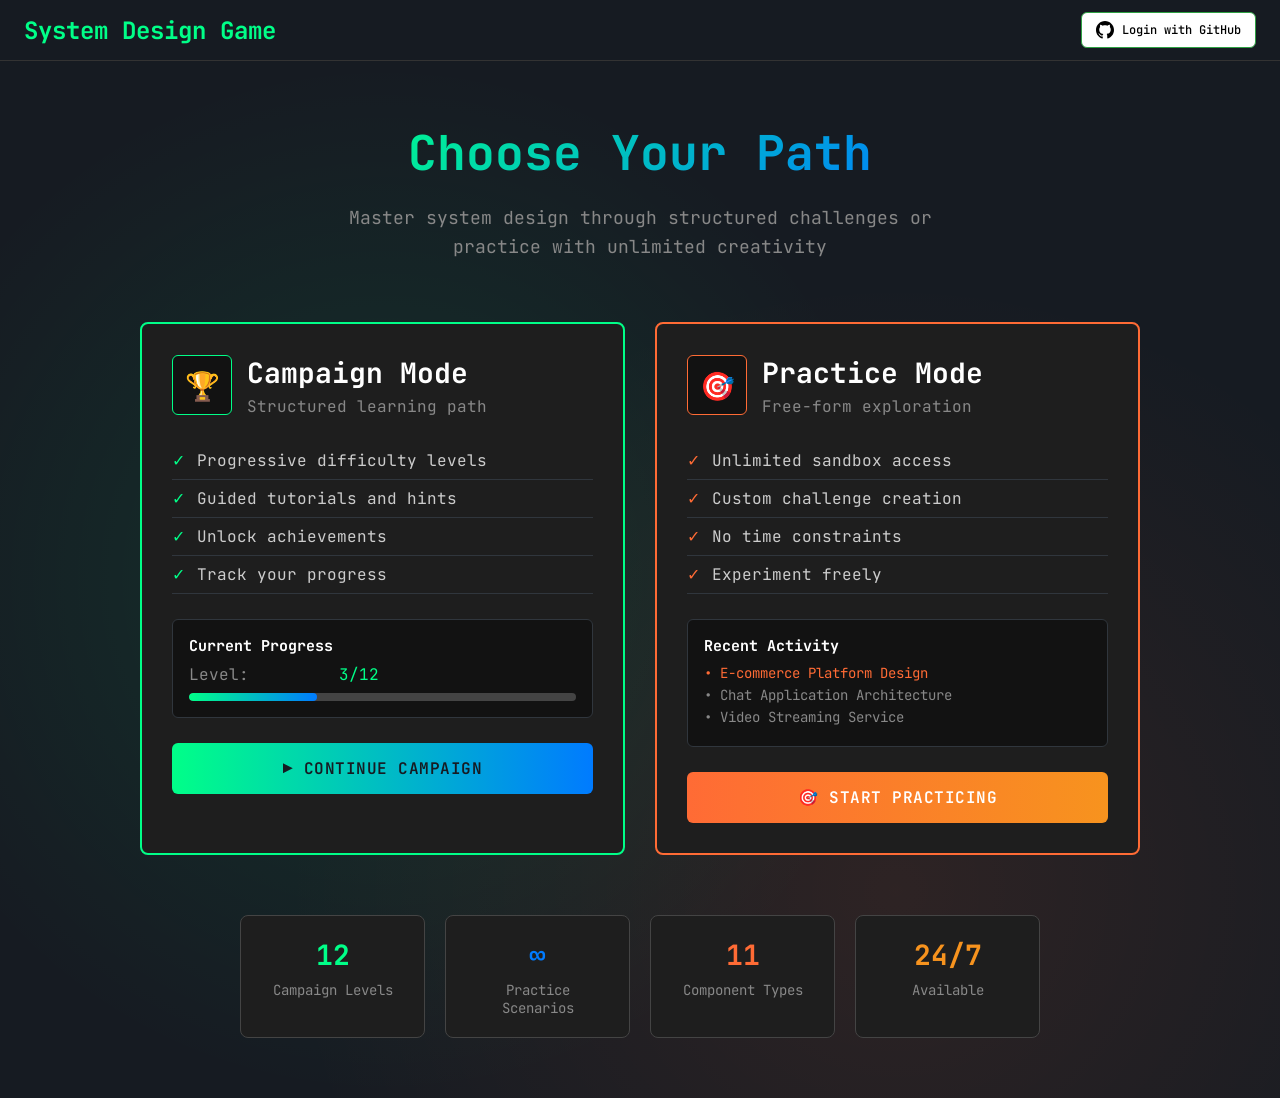
<file: static/game-mode.html>
<!DOCTYPE html>
<html lang="en">
<head>
    <meta charset="UTF-8">
    <meta name="viewport" content="width=device-width, initial-scale=1.0">
    <title>System Design Game - Choose Your Path</title>
    <style>
        /* Reusing the existing CSS from the game */
        @import url('https://fonts.googleapis.com/css2?family=JetBrains+Mono:wght@300;400;500;700&display=swap');

        /* === CSS VARIABLES === */
        :root {
            /* Colors */
            --color-bg-body: #161b22;
            --color-bg-dark: #121212;
            --color-bg-sidebar: #111;
            --color-bg-component: #1e1e1e;
            --color-bg-hover: #2a2a2a;
            --color-bg-accent: #005f87;
            --color-bg-tab-active: #1a3d2a;
            --color-border: #444;
            --color-border-accent: #00ff88;
            --color-border-panel: #30363d;
            --color-text-primary: #ccc;
            --color-text-muted: #888;
            --color-text-accent: #00ff88;
            --color-text-white: #fff;
            --color-text-dark: #333;
            --color-button: #238636;
            --color-button-disabled: #555;
            --color-connection: #333;
            --color-connection-selected: #007bff;
            --color-tooltip-bg: #333;
            --color-tooltip-text: #fff;

            /* Sizes */
            --radius-small: 4px;
            --radius-medium: 6px;
            --radius-large: 8px;
            --font-family-mono: 'JetBrains Mono', monospace;
            --font-family-code: 'Fira Code', monospace;
            --component-padding: 8px;
            --component-gap: 12px;
        }

        /* === RESET & BASE STYLES === */
        * {
            box-sizing: border-box;
        }

        body {
            margin: 0;
            font-family: var(--font-family-mono);
            background-color: var(--color-bg-body);
            color: var(--color-text-primary);
            min-height: 100vh;
        }

        /* === LAYOUT === */
        #page-container {
            display: flex;
            flex-direction: column;
            width: 100%;
            min-height: 100vh;
        }

        #sd-header {
            width: 100%;
            background: none;
            padding: 12px 24px;
            font-weight: bold;
            color: var(--color-text-accent);
            border-bottom: 1px solid var(--color-text-dark);
            display: flex;
            align-items: center;
            justify-content: space-between;
        }

        .header-text {
            font-size: 24px;
            margin: 0;
        }

        #main-content {
            display: flex;
            flex-direction: column;
            flex: 1;
            padding: 60px 24px;
            align-items: center;
            background: radial-gradient(circle at 30% 50%, rgba(0, 255, 136, 0.1), transparent 50%),
                radial-gradient(circle at 70% 80%, rgba(255, 107, 53, 0.1), transparent 50%);
        }

        /* === REUSED EXISTING CLASSES === */
        .requirements-section {
            background: #161b22;
            border: 1px solid #30363d;
            border-radius: 8px;
            padding: 20px;
            margin-bottom: 20px;
        }

        .requirements-list {
            margin: 0;
            padding: 0;
            list-style: none;
        }

        .requirement-item {
            position: relative;
            padding: 8px 0 8px 25px;
            margin: 0;
            border-bottom: 1px solid #30363d;
        }

        .requirement-item:before {
            content: "✓";
            color: #00ff88;
            position: absolute;
            left: 0;
        }

        .panel-title {
            font-weight: bold;
            color: var(--color-text-white);
            font-size: 15px;
            margin-bottom: 0.5rem;
        }

        .panel-metric {
            margin-bottom: 0.4rem;
        }

        .panel-metric .label {
            display: inline-block;
            width: 140px;
            color: var(--color-text-muted);
        }

        #github-login-btn {
            display: inline-flex;
            align-items: center;
            gap: 8px;
            padding: 8px 14px;
            background-color: #fff;
            color: #000000;
            text-decoration: none;
            border-radius: var(--radius-medium);
            font-weight: 500;
            font-family: var(--font-family-mono);
            font-size: 12px;
            border: 1px solid #2ea043;
            transition: background-color 0.2s ease;
        }

        #github-login-btn:hover {
            background-color: #ccc;
        }

        /* === CUSTOM STYLES FOR GAME MODE SELECTION === */
        .hero-section {
            text-align: center;
            margin-bottom: 60px;
        }

        .hero-section h1 {
            font-size: 48px;
            font-weight: 700;
            margin: 0 0 20px 0;
            background: linear-gradient(135deg, var(--color-text-accent), var(--color-connection-selected));
            -webkit-background-clip: text;
            -webkit-text-fill-color: transparent;
            background-clip: text;
        }

        .hero-section p {
            font-size: 18px;
            color: var(--color-text-muted);
            max-width: 600px;
            margin: 0 auto;
            line-height: 1.6;
        }

        .game-mode-grid {
            display: grid;
            grid-template-columns: repeat(2, 1fr);
            gap: 30px;
            max-width: 1000px;
            width: 100%;
            margin-bottom: 60px;
        }

        .game-mode-card {
            background: var(--color-bg-component);
            border: 2px solid var(--color-border);
            border-radius: var(--radius-large);
            padding: 30px;
            transition: all 0.3s ease;
            position: relative;
            overflow: hidden;
        }

        .game-mode-card::before {
            content: '';
            position: absolute;
            top: 0;
            left: 0;
            right: 0;
            bottom: 0;
            background: linear-gradient(135deg, transparent, rgba(255, 255, 255, 0.05));
            opacity: 0;
            transition: opacity 0.3s ease;
        }

        .game-mode-card:hover {
            transform: translateY(-5px);
            box-shadow: 0 10px 30px rgba(0, 0, 0, 0.3);
            background-color: var(--color-bg-hover);
        }

        .game-mode-card:hover::before {
            opacity: 1;
        }

        .game-mode-card.campaign {
            border-color: var(--color-border-accent);
        }

        .game-mode-card.campaign:hover {
            border-color: var(--color-border-accent);
            box-shadow: 0 10px 30px rgba(0, 255, 136, 0.3);
        }

        .game-mode-card.practice {
            border-color: #ff6b35;
        }

        .game-mode-card.practice:hover {
            border-color: #ff6b35;
            box-shadow: 0 10px 30px rgba(255, 107, 53, 0.3);
        }

        .mode-header {
            display: flex;
            align-items: center;
            gap: 15px;
            margin-bottom: 25px;
        }

        .mode-icon {
            width: 60px;
            height: 60px;
            border-radius: var(--radius-medium);
            display: flex;
            align-items: center;
            justify-content: center;
            font-size: 28px;
            font-weight: bold;
            background: var(--color-bg-dark);
            border: 1px solid var(--color-border-panel);
        }

        .game-mode-card.campaign .mode-icon {
            color: var(--color-text-accent);
            border-color: var(--color-border-accent);
        }

        .game-mode-card.practice .mode-icon {
            color: #ff6b35;
            border-color: #ff6b35;
        }

        .mode-title {
            font-size: 28px;
            font-weight: 700;
            margin: 0 0 5px 0;
            color: var(--color-text-white);
        }

        .mode-subtitle {
            font-size: 16px;
            color: var(--color-text-muted);
            margin: 0;
        }

        .mode-features {
            margin-bottom: 25px;
        }

        .mode-features .requirements-list .requirement-item {
            border-bottom: 1px solid var(--color-border-panel);
        }

        .game-mode-card.campaign .mode-features .requirement-item:before {
            color: var(--color-text-accent);
        }

        .game-mode-card.practice .mode-features .requirement-item:before {
            color: #ff6b35;
        }

        .mode-progress {
            background: var(--color-bg-dark);
            border: 1px solid var(--color-border-panel);
            border-radius: var(--radius-medium);
            padding: 16px;
            margin-bottom: 25px;
        }

        .progress-bar {
            background: var(--color-border);
            height: 8px;
            border-radius: var(--radius-small);
            overflow: hidden;
            margin-top: 8px;
        }

        .progress-fill {
            height: 100%;
            background: linear-gradient(90deg, var(--color-text-accent), var(--color-connection-selected));
            width: 33%;
            border-radius: var(--radius-small);
        }

        .recent-activity {
            font-size: 14px;
        }

        .recent-activity .activity-item {
            margin-bottom: 4px;
        }

        .recent-activity .activity-item.active {
            color: #ff6b35;
        }

        .recent-activity .activity-item.inactive {
            color: var(--color-text-muted);
        }

        .mode-button {
            width: 100%;
            padding: 15px;
            border: none;
            border-radius: var(--radius-medium);
            font-size: 16px;
            font-weight: 600;
            font-family: var(--font-family-mono);
            cursor: pointer;
            transition: all 0.3s ease;
            text-transform: uppercase;
            letter-spacing: 0.5px;
            text-decoration: none;
            display: inline-flex;
            align-items: center;
            justify-content: center;
            gap: 8px;
        }

        .game-mode-card.campaign .mode-button {
            background: linear-gradient(90deg, var(--color-text-accent), var(--color-connection-selected));
            color: var(--color-bg-body);
        }

        .game-mode-card.practice .mode-button {
            background: linear-gradient(90deg, #ff6b35, #f7931e);
            color: var(--color-text-white);
        }

        .mode-button:hover {
            opacity: 0.9;
            transform: translateY(-2px);
        }

        /* === STATS GRID === */
        .stats-grid {
            display: grid;
            grid-template-columns: repeat(4, 1fr);
            gap: 20px;
            max-width: 800px;
            width: 100%;
        }

        .stat-card {
            background: var(--color-bg-component);
            border: 1px solid var(--color-border);
            border-radius: var(--radius-large);
            padding: 20px;
            text-align: center;
        }

        .stat-value {
            font-size: 28px;
            font-weight: 700;
            margin-bottom: 8px;
        }

        .stat-card:nth-child(1) .stat-value {
            color: var(--color-text-accent);
        }

        .stat-card:nth-child(2) .stat-value {
            color: var(--color-connection-selected);
        }

        .stat-card:nth-child(3) .stat-value {
            color: #ff6b35;
        }

        .stat-card:nth-child(4) .stat-value {
            color: #f7931e;
        }

        .stat-label {
            font-size: 14px;
            color: var(--color-text-muted);
        }

        /* === RESPONSIVE === */
        @media (max-width: 1024px) {
            .game-mode-grid {
                grid-template-columns: 1fr;
                gap: 20px;
            }

            .stats-grid {
                grid-template-columns: repeat(2, 1fr);
            }
        }

        @media (max-width: 768px) {
            .hero-section h1 {
                font-size: 36px;
            }

            .game-mode-card {
                padding: 20px;
            }

            #main-content {
                padding: 40px 16px;
            }

            .stats-grid {
                grid-template-columns: 1fr;
            }
        }
    </style>
</head>
<body>
    <div id="page-container">
        <div id="sd-header">
            <h1 class="header-text">System Design Game</h1>
            <a href="/login" id="github-login-btn">
                <svg width="18" height="18" viewBox="0 0 24 24" fill="currentColor">
                    <path d="M12 0c-6.626 0-12 5.373-12 12 0 5.302 3.438 9.8 8.207 11.387.599.111.793-.261.793-.577v-2.234c-3.338.726-4.033-1.416-4.033-1.416-.546-1.387-1.333-1.756-1.333-1.756-1.089-.745.083-.729.083-.729 1.205.084 1.839 1.237 1.839 1.237 1.07 1.834 2.807 1.304 3.492.997.107-.775.418-1.305.762-1.604-2.665-.305-5.467-1.334-5.467-5.931 0-1.311.469-2.381 1.236-3.221-.124-.303-.535-1.524.117-3.176 0 0 1.008-.322 3.301 1.23.957-.266 1.983-.399 3.003-.404 1.02.005 2.047.138 3.006.404 2.291-1.552 3.297-1.23 3.297-1.23.653 1.653.242 2.874.118 3.176.77.84 1.235 1.911 1.235 3.221 0 4.609-2.807 5.624-5.479 5.921.43.372.823 1.102.823 2.222v3.293c0 .319.192.694.801.576 4.765-1.589 8.199-6.086 8.199-11.386 0-6.627-5.373-12-12-12z" />
                </svg>
                Login with GitHub
            </a>
        </div>

        <div id="main-content">
            <div class="hero-section">
                <h1>Choose Your Path</h1>
                <p>Master system design through structured challenges or practice with unlimited creativity</p>
            </div>

            <div class="game-mode-grid">
                <!-- Campaign Mode -->
                <div class="game-mode-card campaign" onclick="selectMode('campaign')">
                    <div class="mode-header">
                        <div class="mode-icon">🏆</div>
                        <div>
                            <div class="mode-title">Campaign Mode</div>
                            <div class="mode-subtitle">Structured learning path</div>
                        </div>
                    </div>
                    
                    <div class="mode-features">
                        <ul class="requirements-list">
                            <li class="requirement-item">Progressive difficulty levels</li>
                            <li class="requirement-item">Guided tutorials and hints</li>
                            <li class="requirement-item">Unlock achievements</li>
                            <li class="requirement-item">Track your progress</li>
                        </ul>
                    </div>

                    <div class="mode-progress">
                        <div class="panel-title">Current Progress</div>
                        <div class="panel-metric">
                            <span class="label">Level:</span>
                            <span style="color: var(--color-text-accent);">3/12</span>
                        </div>
                        <div class="progress-bar">
                            <div class="progress-fill"></div>
                        </div>
                    </div>

                    <a href="/difficulty" class="mode-button">
                        ▶ Continue Campaign
                    </a>
                </div>

                <!-- Practice Mode -->
                <div class="game-mode-card practice" onclick="selectMode('practice')">
                    <div class="mode-header">
                        <div class="mode-icon">🎯</div>
                        <div>
                            <div class="mode-title">Practice Mode</div>
                            <div class="mode-subtitle">Free-form exploration</div>
                        </div>
                    </div>
                    
                    <div class="mode-features">
                        <ul class="requirements-list">
                            <li class="requirement-item">Unlimited sandbox access</li>
                            <li class="requirement-item">Custom challenge creation</li>
                            <li class="requirement-item">No time constraints</li>
                            <li class="requirement-item">Experiment freely</li>
                        </ul>
                    </div>

                    <div class="mode-progress">
                        <div class="panel-title">Recent Activity</div>
                        <div class="recent-activity">
                            <div class="activity-item active">• E-commerce Platform Design</div>
                            <div class="activity-item inactive">• Chat Application Architecture</div>
                            <div class="activity-item inactive">• Video Streaming Service</div>
                        </div>
                    </div>

                    <a href="/game?mode=practice" class="mode-button">
                        🎯 Start Practicing
                    </a>
                </div>
            </div>

            <!-- Quick Stats -->
            <div class="stats-grid">
                <div class="stat-card">
                    <div class="stat-value">12</div>
                    <div class="stat-label">Campaign Levels</div>
                </div>
                <div class="stat-card">
                    <div class="stat-value">∞</div>
                    <div class="stat-label">Practice Scenarios</div>
                </div>
                <div class="stat-card">
                    <div class="stat-value">11</div>
                    <div class="stat-label">Component Types</div>
                </div>
                <div class="stat-card">
                    <div class="stat-value">24/7</div>
                    <div class="stat-label">Available</div>
                </div>
            </div>
        </div>
    </div>

    <script>
        function selectMode(mode) {
            if (mode === 'campaign') {
                window.location.href = '/difficulty';
            } else if (mode === 'practice') {
                window.location.href = '/game?mode=practice';
            }
        }

        // Add keyboard navigation
        document.addEventListener('keydown', function(e) {
            if (e.key === '1') {
                selectMode('campaign');
            } else if (e.key === '2') {
                selectMode('practice');
            }
        });

        // Add hover sound effects
        document.querySelectorAll('.game-mode-card').forEach(card => {
            card.addEventListener('mouseenter', () => {
                console.log('🔊 Hover sound effect');
            });
            
            card.addEventListener('click', () => {
                console.log('🔊 Click sound effect');
            });
        });
    </script>
</body>
</html>
</file>
